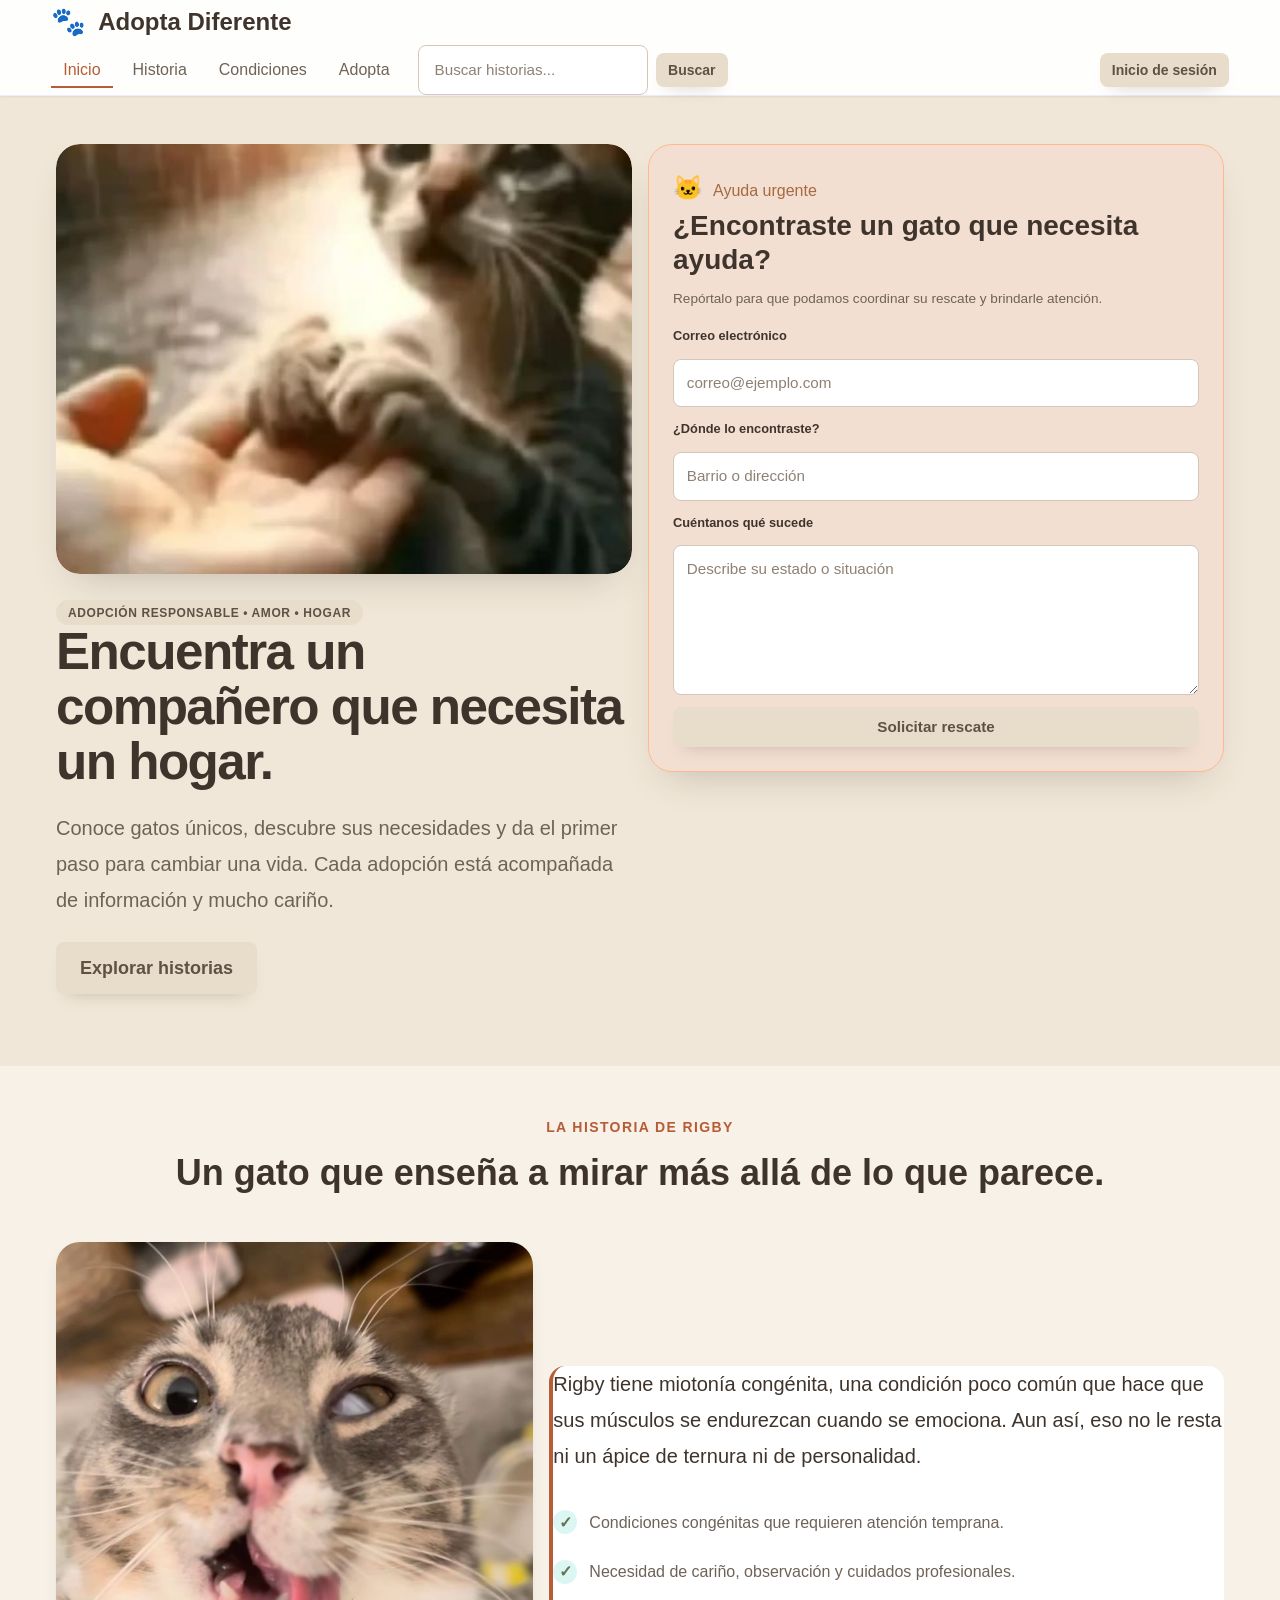
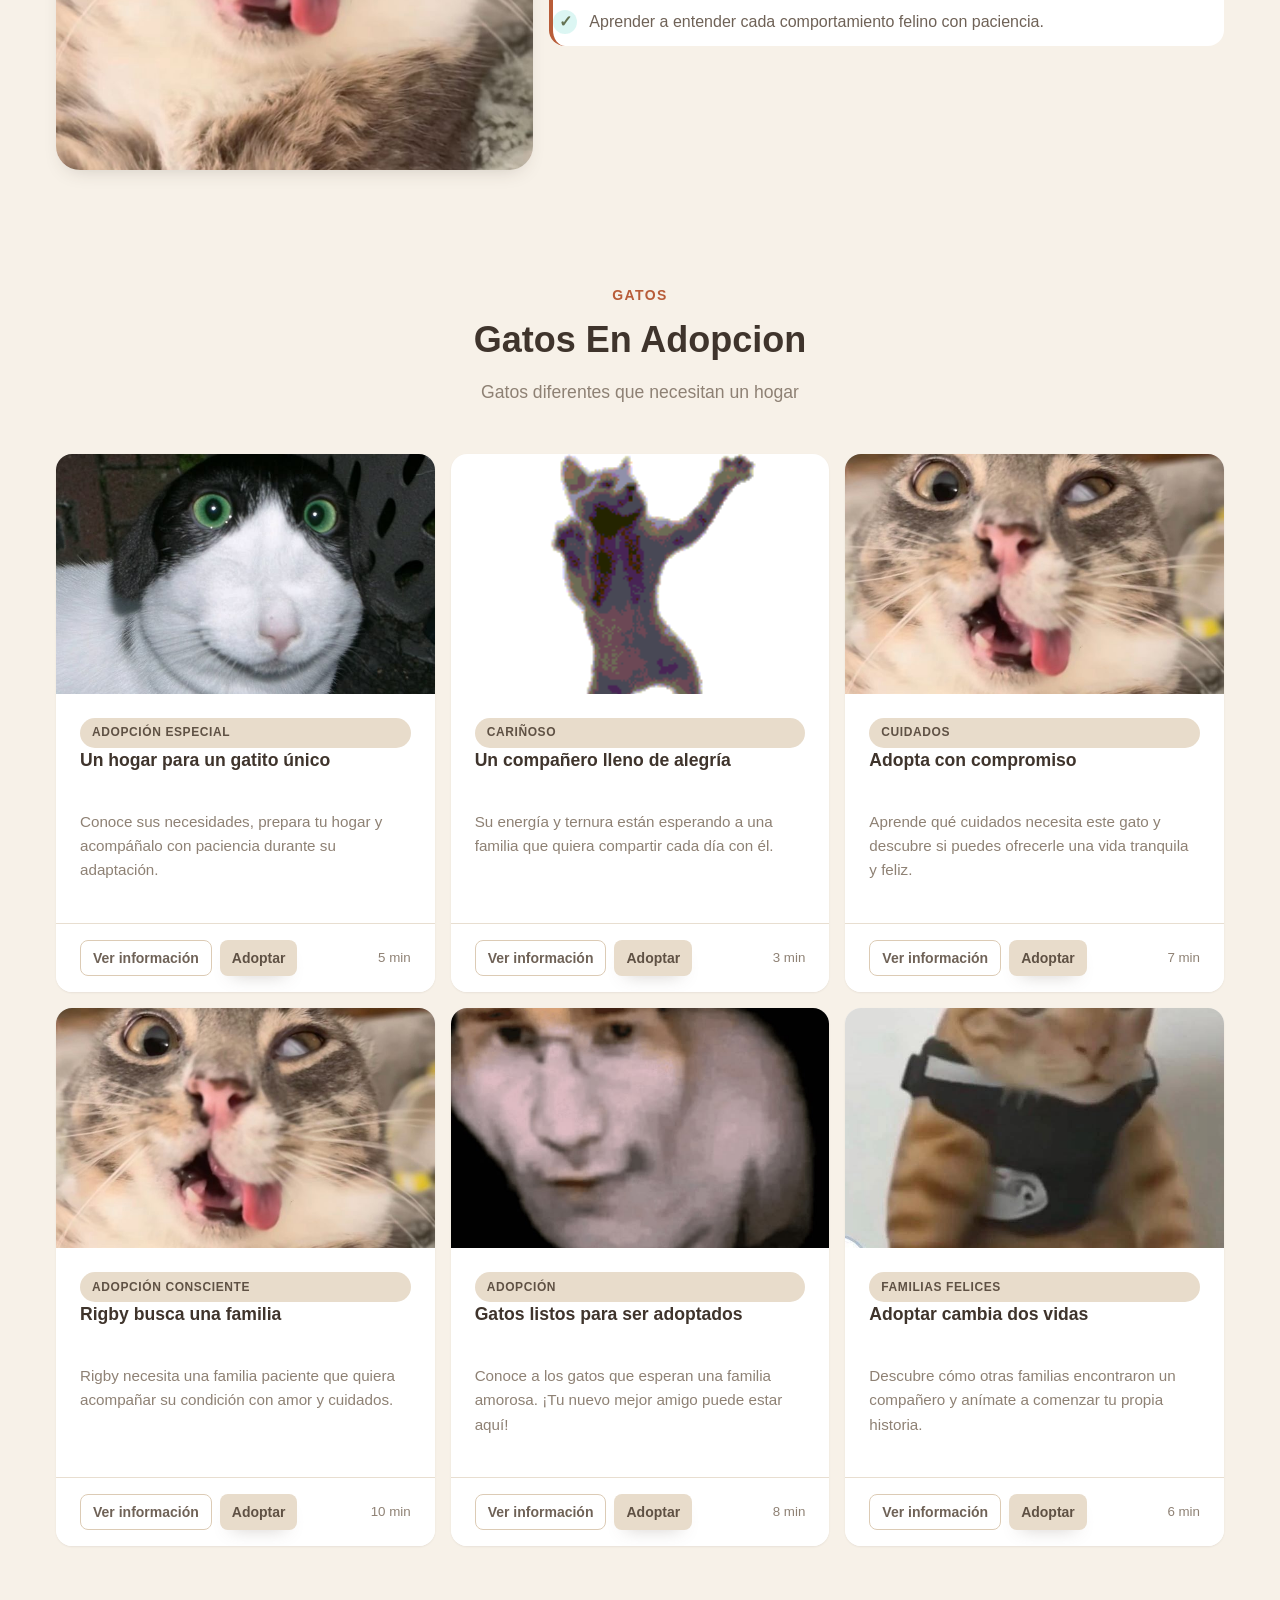
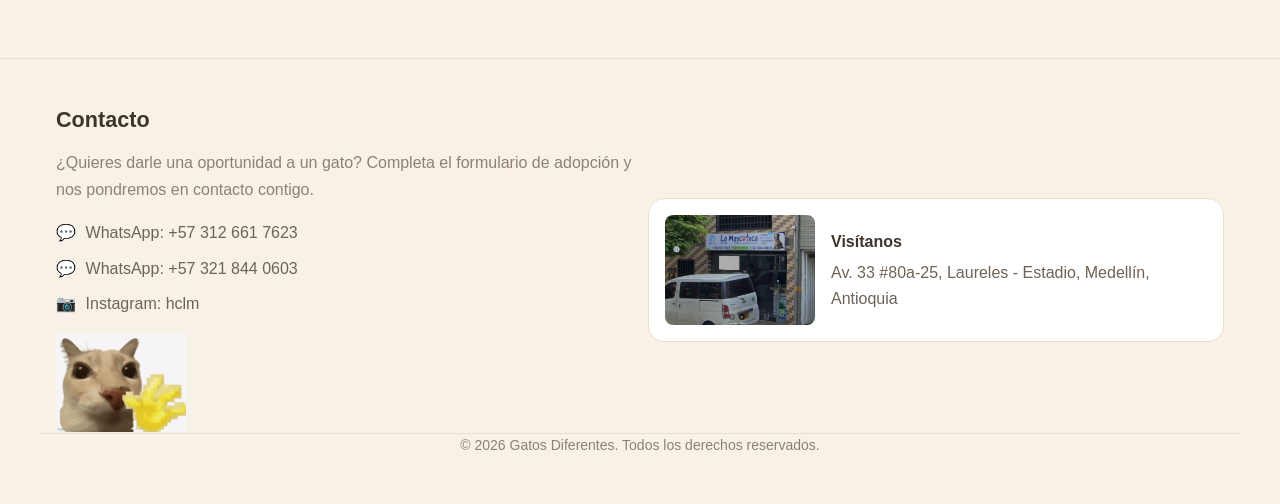
<file: index.html>
<!DOCTYPE html>
<html lang="es">
  <head>
    <meta charset="UTF-8" />
    <meta name="viewport" content="width=device-width, initial-scale=1.0" />
    <title>Adopcion De Gatos</title>
    <meta
      name="description"
      content="Blog y galería de gatos con historias, condiciones y curiosidades felinas."
    />
    <link rel="stylesheet" href="estilos.css" />
  </head>
  <body>
    <header class="site-header shadow-sm">
      <nav class="navbar navbar-expand-lg navbar-light py-3">
        <div class="container">
          <a class="navbar-brand fw-bold" href="#inicio">
            <span class="brand-mark">🐾</span>
            Adopta Diferente
          </a>
        
          <div class="collapse navbar-collapse" id="mainNav">
            <ul class="navbar-nav mx-auto mb-2 mb-lg-0 gap-lg-2">
              <li class="nav-item"><a class="nav-link active" href="#inicio">Inicio</a></li>
              <li class="nav-item"><a class="nav-link" href="#historia">Historia</a></li>
              <li class="nav-item"><a class="nav-link" href="#condiciones">Condiciones</a></li>
              <li class="nav-item"><a class="nav-link" href="formulario-pqr.html">Adopta</a></li>
            </ul>
            <form id="search-form" class="header-search" role="search">
              <label class="visually-hidden" for="site-search">Buscar historias</label>
              <input
                id="site-search"
                class="form-control"
                type="search"
                placeholder="Buscar historias..."
                autocomplete="off"
              />
              <button class="btn btn-primary btn-sm" type="submit">Buscar</button>
            </form>
            <div class="auth-actions d-flex gap-2 align-items-center">
              <span id="user-greeting" class="d-none text-dark me-3"></span>
              <button id="btn-login" class="btn btn-primary btn-sm">Inicio de sesión</button>
              <button id="btn-logout" class="btn btn-danger btn-sm d-none">Cerrar sesión</button>
            </div>
          </div>
        </div>
      </nav>
    </header>

    <main id="inicio">
      <section class="hero-section py-5">
        <div class="container">
          <div class="row align-items-center g-4">
            <div class="col-lg-6">
              <div class="hero-visual shadow-lg hero-main-image">
                <img
                  src="imagenes/gato-pidienddo ayuda.jpg"
                  alt="Gato con un aspecto curioso y expresivo"
                  class="img-fluid rounded-4"
                />
              </div>
              <span class="badge rounded-pill hero-badge mb-3">Adopción responsable • Amor • Hogar</span>
              <h1 class="display-4 fw-bold mb-3">Encuentra un compañero que necesita un hogar.</h1>
              <p class="lead text-secondary mb-4">
                Conoce gatos únicos, descubre sus necesidades y da el primer paso para cambiar una vida.
                Cada adopción está acompañada de información y mucho cariño.
              </p>
              <div class="d-flex flex-wrap gap-3 mb-4">
                <a href="#historia" class="btn btn-primary btn-lg px-4">Explorar historias</a>
              </div>
            </div>

            <div class="col-lg-6">
              <div class="rescue-card rescue-card-compact shadow-lg hero-rescue-card">
                <span class="rescue-icon" aria-hidden="true">🐱</span>
                <p class="eyebrow">Ayuda urgente</p>
                <h2>¿Encontraste un gato que necesita ayuda?</h2>
                <p>Repórtalo para que podamos coordinar su rescate y brindarle atención.</p>
                <form id="rescue-form" class="rescue-form">
                  <label for="rescue-email">Correo electrónico</label>
                  <input id="rescue-email" class="form-control" type="email" placeholder="correo@ejemplo.com" required />
                  <label for="rescue-location">¿Dónde lo encontraste?</label>
                  <input id="rescue-location" class="form-control" type="text" placeholder="Barrio o dirección" required />
                  <label for="rescue-description">Cuéntanos qué sucede</label>
                  <textarea id="rescue-description" class="form-control" rows="3" placeholder="Describe su estado o situación" required></textarea>
                  <button class="btn btn-primary w-100" type="submit">Solicitar rescate</button>
                  <p id="rescue-message" class="rescue-message d-none" role="status"></p>
                </form>
              </div>
            </div>
          </div>
        </div>
      </section>
      <section class="py-5" id="historia">
        <div class="container">
          <div class="section-heading text-center mb-5">
            <p class="eyebrow">La historia de Rigby</p>
            <h2>Un gato que enseña a mirar más allá de lo que parece.</h2>
          </div>
          <div class="row align-items-center g-4">
            <div class="col-lg-5">
              <img
                src="imagenes/fae226a48a754383ecbd5ceb5ee5f416.jpg"
                alt="Gato con ojos verdes"
                class="img-fluid rounded-4 shadow"
              />
            </div>
            <div class="col-lg-7">
              <div class="story-card p-4 p-lg-5">
                <p class="lead">
                  Rigby tiene miotonía congénita, una condición poco común que hace que sus músculos se
                  endurezcan cuando se emociona. Aun así, eso no le resta ni un ápice de ternura ni de
                  personalidad.
                </p>
                <ul class="feature-list list-unstyled mt-4">
                  <li><span>✓</span> Condiciones congénitas que requieren atención temprana.</li>
                  <li><span>✓</span> Necesidad de cariño, observación y cuidados profesionales.</li>
                  <li><span>✓</span> Aprender a entender cada comportamiento felino con paciencia.</li>
                </ul>
              </div>
            </div>
          </div>
        </div>
      </section>
      <section class="album-section py-5 bg-light" id="condiciones">
        <div class="container">
          <div class="section-heading text-center mb-5">
            <p class="eyebrow">gatos</p>
            <h2>Gatos En Adopcion</h2>
            <p class="lead text-muted">Gatos diferentes que necesitan un hogar</p>
          </div>

          <div id="gallery-grid" class="row row-cols-1 row-cols-sm-2 row-cols-lg-3 g-4">
            <div class="col">
              <div class="card album-card shadow-sm h-100">
                <img src="imagenes/46b630e0a4cf1fec3c9d96207725d653.jpg" alt="Gato expresivo" class="card-img-top" />
                <div class="card-body">
                  <span class="badge bg-primary mb-2">Adopción especial</span>
                  <h5 class="card-title">Un hogar para un gatito único</h5>
                  <p class="card-text text-muted">
                    Conoce sus necesidades, prepara tu hogar y acompáñalo con paciencia durante su adaptación.
                  </p>
                </div>
                <div class="card-footer bg-white border-top-0">
                  <div class="d-flex justify-content-between align-items-center">
                    <div class="btn-group" role="group">
                      <button type="button" class="btn btn-sm btn-outline-secondary info-button" data-age="2 años" data-vaccines="Triple felina y rabia al día" data-rescue="Fue rescatado de la calle con una lesión en una pata y recibió atención veterinaria.">Conocer</button>
                      <button type="button" class="btn btn-sm btn-primary adopt-button" data-pet="Gatito único">Adoptar</button>
                    </div>
                    <small class="text-muted">5 min</small>
                  </div>
                </div>
              </div>
            </div>

            <div class="col">
              <div class="card album-card shadow-sm h-100">
                <img src="imagenes/gato-bailando.gif" alt="Gato bailando" class="card-img-top" />
                <div class="card-body">
                  <span class="badge bg-success mb-2">Cariñoso</span>
                  <h5 class="card-title">Un compañero lleno de alegría</h5>
                  <p class="card-text text-muted">
                    Su energía y ternura están esperando a una familia que quiera compartir cada día con él.
                  </p>
                </div>
                <div class="card-footer bg-white border-top-0">
                  <div class="d-flex justify-content-between align-items-center">
                    <div class="btn-group" role="group">
                      <button type="button" class="btn btn-sm btn-outline-secondary info-button" data-age="1 año" data-vaccines="Triple felina y desparasitación al día" data-rescue="Fue encontrado en un parque, siguiendo a las personas en busca de comida y cariño.">Conocer</button>
                      <button type="button" class="btn btn-sm btn-primary adopt-button" data-pet="Gato alegre">Adoptar</button>
                    </div>
                    <small class="text-muted">3 min</small>
                  </div>
                </div>
              </div>
            </div>

            <div class="col">
              <div class="card album-card shadow-sm h-100">
                <img src="imagenes/fae226a48a754383ecbd5ceb5ee5f416.jpg" alt="Gato con mirada intensa" class="card-img-top" />
                <div class="card-body">
                  <span class="badge bg-warning mb-2">Cuidados</span>
                  <h5 class="card-title">Adopta con compromiso</h5>
                  <p class="card-text text-muted">
                    Aprende qué cuidados necesita este gato y descubre si puedes ofrecerle una vida tranquila y feliz.
                  </p>
                </div>
                <div class="card-footer bg-white border-top-0">
                  <div class="d-flex justify-content-between align-items-center">
                    <div class="btn-group" role="group">
                      <button type="button" class="btn btn-sm btn-outline-secondary info-button" data-age="3 años" data-vaccines="Triple felina aplicada; rabia pendiente de refuerzo" data-rescue="Fue rescatado de una casa abandonada y recuperado con cuidados y alimentación especial.">Conocer</button>
                      <button type="button" class="btn btn-sm btn-primary adopt-button" data-pet="Gato especial">Adoptar</button>
                    </div>
                    <small class="text-muted">7 min</small>
                  </div>
                </div>
              </div>
            </div>

            <div class="col">
              <div class="card album-card shadow-sm h-100">
                <div class="card-img-placeholder bg-secondary" style="height: 240px;">
                  <img src="imagenes/fae226a48a754383ecbd5ceb5ee5f416.jpg" alt="Rigby" class="img-fluid" />
                </div>
                <div class="card-body">
                  <span class="badge bg-info mb-2">Adopción consciente</span>
                  <h5 class="card-title">Rigby busca una familia</h5>
                  <p class="card-text text-muted">
                    Rigby necesita una familia paciente que quiera acompañar su condición con amor y cuidados.
                  </p>
                </div>
                <div class="card-footer bg-white border-top-0">
                  <div class="d-flex justify-content-between align-items-center">
                    <div class="btn-group" role="group">
                      <button type="button" class="btn btn-sm btn-outline-secondary info-button" data-age="4 años" data-vaccines="Triple felina y rabia al día" data-rescue="Rigby fue rescatado después de ser encontrado solo en la calle; ahora necesita una familia paciente.">Conocer</button>
                      <button type="button" class="btn btn-sm btn-primary adopt-button" data-pet="Rigby">Adoptar</button>
                    </div>
                    <small class="text-muted">10 min</small>
                  </div>
                </div>
              </div>
            </div>

            <div class="col">
              <div class="card album-card shadow-sm h-100">
                <div class="card-img-placeholder bg-primary cursor-card" style="height: 240px;">
                  <img src="imagenes/Cat.jpg" alt="Gato en adopción" class="img-fluid" />
                </div>
                <div class="card-body">
                  <span class="badge bg-danger mb-2">Adopción</span>
                  <h5 class="card-title">Gatos listos para ser adoptados</h5>
                  <p class="card-text text-muted">
                    Conoce a los gatos que esperan una familia amorosa. ¡Tu nuevo mejor amigo puede estar aquí!
                  </p>
                </div>
                <div class="card-footer bg-white border-top-0">
                  <div class="d-flex justify-content-between align-items-center">
                    <div class="btn-group" role="group">
                      <button type="button" class="btn btn-sm btn-outline-secondary info-button" data-age="8 meses" data-vaccines="Primera dosis de triple felina y desparasitación" data-rescue="tiene miopia.">Conocer</button>
                      <button type="button" class="btn btn-sm btn-primary adopt-button" data-pet="Gato en adopción">Adoptar</button>
                    </div>
                    <small class="text-muted">8 min</small>
                  </div>
                </div>
              </div>
            </div>

            <div class="col">
              <div class="card album-card shadow-sm h-100">
                <div class="card-img-placeholder bg-success cursor-card" style="height: 240px;">
                  <img src="imagenes/descarga (5).jpg" alt="Gato feliz" class="img-fluid" />
                </div>
                <div class="card-body">
                  <span class="badge bg-secondary mb-2">Familias felices</span>
                  <h5 class="card-title">Adoptar cambia dos vidas</h5>
                  <p class="card-text text-muted">
                    Descubre cómo otras familias encontraron un compañero y anímate a comenzar tu propia historia.
                  </p>
                </div>
                <div class="card-footer bg-white border-top-0">
                  <div class="d-flex justify-content-between align-items-center">
                    <div class="btn-group" role="group">
                      <button type="button" class="btn btn-sm btn-outline-secondary info-button" data-age="2 años y 6 meses" data-vaccines="Triple felina, rabia y desparasitación al día" data-rescue="tiene una joroba bofff .">Conocer</button>
                      <button type="button" class="btn btn-sm btn-primary adopt-button" data-pet="Gato feliz">Adoptar</button>
                    </div>
                    <small class="text-muted">6 min</small>
                  </div>
                </div>
              </div>
            </div>
          </div>
          <p id="search-empty" class="search-empty d-none text-center" role="status">
            No encontramos gatos o historias para esa búsqueda.
          </p>
        </div>
      </section>

    <div class="auth-modal" id="auth-modal" aria-hidden="true">
      <div class="auth-backdrop" id="modal-backdrop"></div>
      <div class="auth-panel" role="dialog" aria-modal="true" aria-labelledby="auth-title">
       <div class="auth-header">
         <h2 id="auth-title">Inicio de sesión</h2>
         <button type="button" class="auth-close" id="modal-close" aria-label="Cerrar">×</button>
       </div>

       <div id="auth-message" class="alert d-none" role="alert" aria-live="polite"></div>

       <form id="login-form" class="auth-form">
         <div class="mb-3">
           <label class="form-label" for="login-email">Correo electrónico</label>
           <input id="login-email" class="form-control" type="email" placeholder="tu@email.com" required />
         </div>
         <div class="mb-3">
           <label class="form-label" for="login-password">Contraseña</label>
           <input id="login-password" class="form-control" type="password" placeholder="********" required />
         </div>
         <button type="submit" class="btn btn-primary w-100">Iniciar sesión</button>
         <p class="text-center mb-0 mt-3">
           ¿No tienes cuenta?
           <a href="#" id="show-register" class="text-decoration-none">Regístrate</a>
         </p>
       </form>

       <form id="register-form" class="auth-form d-none">
         <div class="mb-3">
           <label class="form-label" for="register-name">Nombre</label>
           <input id="register-name" class="form-control" type="text" placeholder="Tu nombre" required />
         </div>
         <div class="mb-3">
           <label class="form-label" for="register-email">Correo electrónico</label>
           <input id="register-email" class="form-control" type="email" placeholder="tu@email.com" required />
         </div>
         <div class="mb-3">
           <label class="form-label" for="register-password">Contraseña</label>
           <input id="register-password" class="form-control" type="password" placeholder="Crea una contraseña" required />
         </div>
         <button type="submit" class="btn btn-primary w-100">Crear cuenta</button>
         <p class="text-center mb-0 mt-3">
           ¿Ya tienes cuenta?
           <a href="#" id="show-login" class="text-decoration-none">Inicia sesión</a>
         </p>
       </form>
      </div>
    </div>

    <footer id="contacto" class="site-footer">
      <div class="container py-5">
        <div class="row g-4 align-items-center">
          <div class="col-lg-6">
            <h3 class="mb-3">Contacto</h3>
            <p>
              ¿Quieres darle una oportunidad a un gato? Completa el formulario de adopción y nos pondremos en contacto contigo.
            </p>
            <div class="footer-contact-list">
              <a href="https://wa.me/573126617623" target="_blank" rel="noopener noreferrer">
                <span aria-hidden="true">💬</span>
                WhatsApp: +57 312 661 7623
              </a>
              <a href="https://wa.me/573218440603" target="_blank" rel="noopener noreferrer">
                <span aria-hidden="true">💬</span>
                WhatsApp: +57 321 844 0603
              </a>
              <a href="https://www.instagram.com/gmascotecacol/" target="_blank" rel="noopener noreferrer">
                <span aria-hidden="true">📷</span>
                Instagram: hclm
              </a>
            </div>
            <img class="footer-gif" src="imagenes/saludando.gif" alt="Gato saludando" />
          </div>

          <div class="col-lg-6">
            <a
              class="location-card"
              href="https://www.google.com/maps/search/?api=1&query=Av.%2033%20%2380a-25%2C%20Laureles%20-%20Estadio%2C%20Medell%C3%ADn%2C%20Antioquia"
              target="_blank"
              rel="noopener noreferrer"
            >
              <img src="imagenes/ubicasion.png" alt="Ubicación de La Mascot*teca en Medellín" />
              <span>
                <strong>Visítanos</strong>
                Av. 33 #80a-25, Laureles - Estadio, Medellín, Antioquia
              </span>
            </a>
          </div>
        </div>
      </div>
      <div class="container footer-bottom">
        <div class="row">
          <div class="col-12 text-center">
            © 2026 Gatos Diferentes. Todos los derechos reservados.
          </div>
        </div>
      </div>
    </footer>


    <script src="inicio.js"></script>
  </body>
</html>
</file>
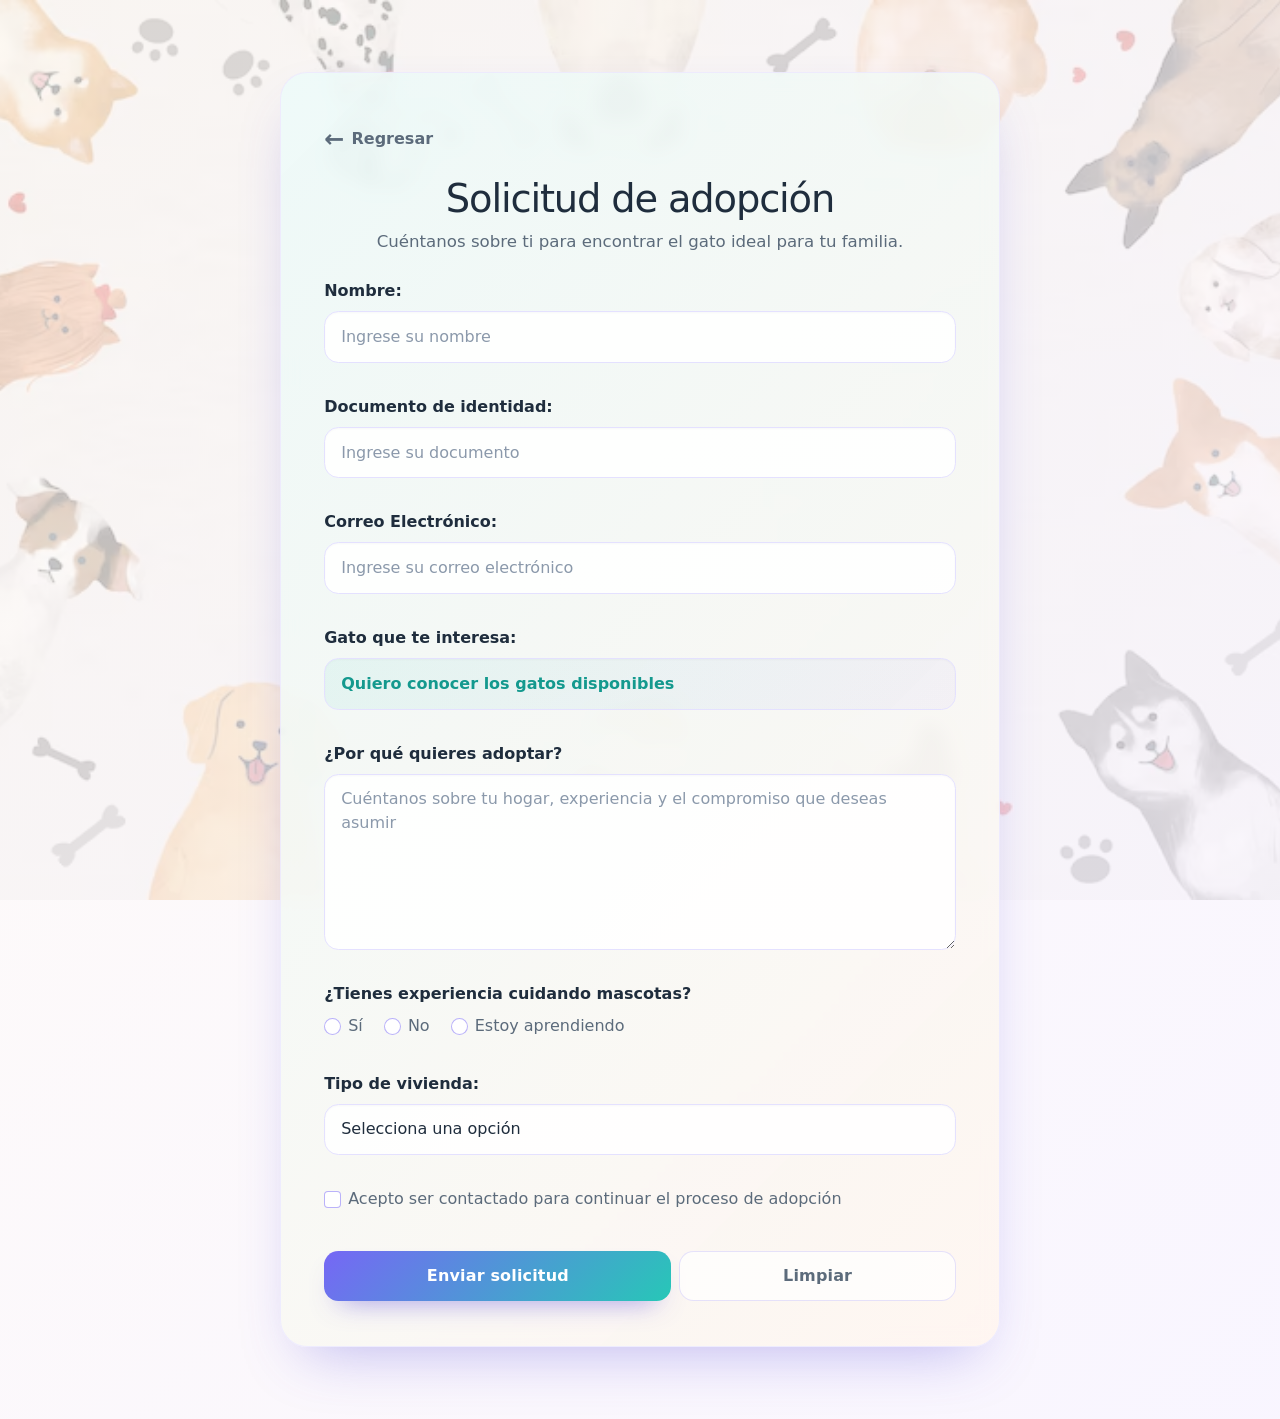
<file: formulario-pqr.html>
<!DOCTYPE html>
<html lang="es">
  <head>
    <meta charset="UTF-8" />
    <meta name="viewport" content="width=device-width, initial-scale=1.0" />
    <title>Solicitud de adopción | Adopta Diferente</title>
    <!-- Bootstrap CSS -->
    <link
      href="https://cdn.jsdelivr.net/npm/bootstrap@5.3.3/dist/css/bootstrap.min.css"
      rel="stylesheet"
    />
    <link rel="stylesheet" href="formulario-pqr.css" />
    <link rel="stylesheet" href="formulario-pqr.css" />
  </head>
  <body>
    <div class="container">
      <div class="adoption-layout">
        <div class="card pqr-card shadow-sm">
        <div class="card-body p-4">
          <button
            type="button"
            class="back-button"
            id="back-button"
            aria-label="Regresar a la página anterior"
            title="Regresar"
          >
            <span aria-hidden="true">←</span>
            <span>Regresar</span>
          </button>
          <h2 class="card-title text-center mb-2">Solicitud de adopción</h2>
          <p class="text-center text-muted mb-4">
            Cuéntanos sobre ti para encontrar el gato ideal para tu familia.
          </p>

          <form id="adoption-form">
            <div class="mb-3">
              <label for="nombre" class="form-label">Nombre:</label>
              <input
                type="text"
                class="form-control"
                id="nombre"
                placeholder="Ingrese su nombre"
                required
              />
            </div>

            <div class="mb-3">
              <label for="documento" class="form-label">Documento de identidad:</label>
              <input
                type="text"
                class="form-control"
                id="documento"
                placeholder="Ingrese su documento"
                required
              />
            </div>

            <div class="mb-3">
              <label for="email" class="form-label">Correo Electrónico:</label>
              <input
                type="email"
                class="form-control"
                id="email"
                placeholder="Ingrese su correo electrónico"
                required
              />
            </div>

            <div class="mb-3">
              <label for="mascota" class="form-label">Gato que te interesa:</label>
              <input type="text" class="form-control" id="mascota" name="mascota" readonly />
            </div>

            <div class="mb-3">
              <label for="mensaje" class="form-label">¿Por qué quieres adoptar?</label>
              <textarea
                class="form-control"
                id="mensaje"
                rows="4"
                placeholder="Cuéntanos sobre tu hogar, experiencia y el compromiso que deseas asumir"
                required
              ></textarea>
            </div>

            <div class="mb-3">
              <label class="form-label d-block">¿Tienes experiencia cuidando mascotas?</label>
              <div class="form-check form-check-inline">
                <input
                  class="form-check-input"
                  type="radio"
                  name="experiencia"
                  id="hombre"
                  value="si"
                  required
                />
                <label class="form-check-label" for="hombre">Sí</label>
              </div>
              <div class="form-check form-check-inline">
                <input
                  class="form-check-input"
                  type="radio"
                  name="experiencia"
                  id="mujer"
                  value="no"
                />
                <label class="form-check-label" for="mujer">No</label>
              </div>
              <div class="form-check form-check-inline">
                <input
                  class="form-check-input"
                  type="radio"
                  name="experiencia"
                  id="otro"
                  value="aprendiendo"
                />
                <label class="form-check-label" for="otro">Estoy aprendiendo</label>
              </div>
            </div>

            <div class="mb-3">
              <label for="tipo_pqr" class="form-label">Tipo de vivienda:</label>
              <select class="form-select" id="tipo_pqr" required>
                <option value="">Selecciona una opción</option>
                <option value="casa">Casa</option>
                <option value="apartamento">Apartamento</option>
                <option value="finca">Finca</option>
              </select>
            </div>

            <div class="mb-4 form-check">
              <input
                class="form-check-input"
                type="checkbox"
                id="suscribirse"
                value="si"
                required
              />
              <label class="form-check-label" for="suscribirse">
                Acepto ser contactado para continuar el proceso de adopción
              </label>
            </div>

            <div class="d-flex gap-2">
              <button type="submit" class="btn btn-primary flex-fill">Enviar solicitud</button>
              <button type="reset" class="btn btn-outline-secondary flex-fill">
                Limpiar
              </button>
            </div>
          </form>
        </div>
      </div>

      </div>
    </div>
    <script>
      const adoptionForm = document.getElementById('adoption-form');
      const backButton = document.getElementById('back-button');
      const petField = document.getElementById('mascota');
      const selectedPet = new URLSearchParams(window.location.search).get('mascota');

      petField.value = selectedPet || 'Quiero conocer los gatos disponibles';

      backButton.addEventListener('click', () => {
        if (window.history.length > 1) {
          window.history.back();
          return;
        }
        window.location.href = 'index.html';
      });

      adoptionForm.addEventListener('submit', (event) => {
        event.preventDefault();
        if (!adoptionForm.checkValidity()) {
          adoptionForm.reportValidity();
          return;
        }
        const button = adoptionForm.querySelector('button[type="submit"]');
        button.textContent = '¡Solicitud enviada!';
        button.disabled = true;
        window.setTimeout(() => {
          window.location.href = 'index.html#condiciones';
        }, 1600);
      });
    </script>
  </body>
</html>
</file>
<file: estilos.css>
body {
  cursor: url('imagenes/gatoooooooooooooo.png'), auto;
}
a:hover,
button:hover {
  cursor: url('imagenes/gato-taco.png'), pointer;
}
:root {
  --primary: #b85c38;
  --primary-dark: #91452b;
  --primary-light: #d49a4a;
  --secondary: #78866b;
  --secondary-light: #c9b58a;
  --success: #657353;
  --warning: #a66a3f;
  --danger: #b94a48;
  --info: #6d7d8c;
  --dark: #3f342c;
  --light: #f7f1e8;
  --gray-100: #faf7f1;
  --gray-200: #e8ded0;
  --gray-300: #d5c7b5;
  --gray-400: #b7a691;
  --gray-500: #8e8174;
  --gray-600: #6f6257;
  --white: #ffffff;
  --soft-accent: #e8dccb;
  --soft-accent-hover: #dccbb5;
  --soft-accent-text: #5f5144;
  --shadow-sm: 0 1px 2px 0 rgba(63, 52, 44, 0.08);
  --shadow-md: 0 8px 20px -10px rgba(63, 52, 44, 0.25);
  --shadow-lg: 0 18px 40px -20px rgba(63, 52, 44, 0.3);
  --shadow-xl: 0 24px 50px -20px rgba(63, 52, 44, 0.35);
  --radius-sm: 0.375rem;
  --radius-md: 0.5rem;
  --radius-lg: 1rem;
  --radius-xl: 1.5rem;
}
* {
  margin: 0;
  padding: 0;
  box-sizing: border-box;
}

html {
  scroll-behavior: smooth;
}

body {
  font-family: -apple-system, BlinkMacSystemFont, "Segoe UI", Roboto, "Helvetica Neue", Arial, sans-serif;
  font-size: 1rem;
  line-height: 1.6;
  color: var(--dark);
  background: #f7f1e8;
}

button, input, textarea {
  font: inherit;
}

h1, h2, h3, h4, h5, h6 {
  font-weight: 700;
  line-height: 1.2;
  color: var(--dark);
}

h1 { font-size: 3rem; }
h2 { font-size: 2.25rem; }
h3 { font-size: 1.875rem; }
h4 { font-size: 1.5rem; }
h5 { font-size: 1.25rem; }
h6 { font-size: 1rem; }

p {
  color: var(--gray-600);
  margin-bottom: 1rem;
}

a {
  color: var(--primary);
  text-decoration: none;
  transition: color 0.3s ease;
}

a:hover {
  color: var(--primary-dark);
}

img {
  max-width: 100%;
  height: auto;
  display: block;
}

/* =============================================
   HEADER Y NAVEGACIÓN
   ============================================= */
.site-header {
  background-color: rgba(255, 255, 255, 0.88);
  backdrop-filter: blur(10px);
  border-bottom: 1px solid rgba(118, 103, 245, 0.12);
  position: sticky;
  top: 0;
  z-index: 1000;
  box-shadow: 0 1px 3px rgba(118, 103, 245, 0.1);
}

.navbar {
  display: flex;
  align-items: center;
  justify-content: space-between;
  width: 100%;
}

.site-header .navbar > .container {
  width: 100%;
  max-width: none;
  padding-left: clamp(1rem, 4vw, 4rem);
  padding-right: clamp(1rem, 4vw, 4rem);
}

.navbar-brand {
  font-size: 1.5rem;
  color: var(--dark) !important;
  display: flex;
  align-items: center;
  gap: 0.75rem;
}

.brand-mark {
  font-size: 1.75rem;
  display: inline-block;
}

.navbar-nav {
  display: flex;
  align-items: center;
  list-style: none;
  gap: 0.5rem;
  margin: 0;
  padding: 0;
}

.navbar-nav .nav-item {
  list-style: none;
}

.nav-link {
  color: var(--gray-600) !important;
  font-weight: 500;
  transition: color 0.3s ease;
  position: relative;
  padding: 0.5rem 0.75rem;
}

.nav-link:hover,
.nav-link.active {
  color: var(--primary) !important;
}

.nav-link::after {
  content: "";
  position: absolute;
  bottom: -2px;
  left: 0;
  width: 0;
  height: 2px;
  background-color: var(--primary);
  transition: width 0.3s ease;
}

.nav-link:hover::after,
.nav-link.active::after {
  width: 100%;
}

.shadow-sm {
  box-shadow: var(--shadow-sm);
}

.navbar-toggler {
  border: 1px solid var(--gray-300);
  border-radius: var(--radius-md);
  background-color: var(--white);
  width: 2.75rem;
  height: 2.75rem;
  display: inline-flex;
  align-items: center;
  justify-content: center;
  cursor: pointer;
}

.navbar-toggler-icon {
  display: inline-block;
  width: 1.2rem;
  height: 2px;
  background-color: var(--dark);
  position: relative;
  border-radius: 2px;
}

.navbar-toggler-icon::before,
.navbar-toggler-icon::after {
  content: "";
  position: absolute;
  left: 0;
  width: 1.2rem;
  height: 2px;
  background-color: var(--dark);
  border-radius: 2px;
}

.navbar-toggler-icon::before { top: -0.4rem; }
.navbar-toggler-icon::after { top: 0.4rem; }

.navbar-collapse {
  flex-grow: 1;
  display: flex;
  align-items: center;
  gap: 1rem;
  min-width: 0;
}

.header-search {
  display: flex;
  align-items: center;
  gap: 0.5rem;
  width: min(100%, 310px);
}

.header-search .form-control {
  min-width: 0;
  flex: 1;
}

.auth-actions {
  margin-left: auto;
  white-space: nowrap;
}

.visually-hidden {
  position: absolute;
  width: 1px;
  height: 1px;
  padding: 0;
  margin: -1px;
  overflow: hidden;
  clip: rect(0, 0, 0, 0);
  white-space: nowrap;
  border: 0;
}

.search-empty {
  margin-top: 1.5rem;
  color: var(--gray-600);
}

.btn {
  font-weight: 600;
  border-radius: var(--radius-md);
  transition: all 0.3s ease;
  border: none;
  cursor: pointer;
  padding: 0.5rem 1rem;
  font-size: 0.95rem;
}

.btn-primary {
  background: var(--soft-accent);
  color: var(--soft-accent-text);
  box-shadow: 0 10px 18px -12px rgba(95, 81, 68, 0.35);
}

.btn-primary:hover {
  background: var(--soft-accent-hover);
  color: var(--soft-accent-text);
  transform: translateY(-2px);
  box-shadow: var(--shadow-md);
}

.btn-outline-primary {
  color: var(--primary);
  border: 2px solid var(--primary);
  background-color: transparent;
}

.btn-outline-primary:hover {
  background: var(--primary);
  color: var(--white);
}

.btn-light {
  background-color: var(--white);
  color: var(--primary);
  border: none;
}

.btn-light:hover {
  background-color: var(--gray-100);
  color: var(--primary-dark);
}

.btn-danger {
  background-color: var(--soft-accent);
  color: var(--soft-accent-text);
}

.btn-danger:hover {
  background-color: var(--soft-accent-hover);
  color: var(--soft-accent-text);
}

.btn-sm {
  padding: 0.375rem 0.75rem;
  font-size: 0.875rem;
}

.btn-lg {
  padding: 0.75rem 1.5rem;
  font-size: 1.125rem;
}

.btn-group {
  display: flex;
  gap: 0.5rem;
}

.btn-group .btn {
  flex: 1;
}


.hero-section {
  padding: 4rem 0;
  background: #f0e7d8;
  min-height: 600px;
  display: flex;
  align-items: center;
}

.hero-section .row {
  align-items: flex-start;
}

.hero-badge {
  background: var(--soft-accent);
  color: var(--soft-accent-text);
  font-size: 0.875rem;
  font-weight: 600;
  padding: 0.5rem 1rem;
  box-shadow: 0 10px 20px -15px rgba(15, 118, 110, 0.8);
}

.hero-section h1 {
  color: var(--dark);
  line-height: 1.08;
  margin-bottom: 1.25rem;
  letter-spacing: -0.03em;
  max-width: 620px;
  font-size: clamp(2.5rem, 4vw, 4.2rem);
}

.hero-section .lead {
  font-size: 1.25rem;
  line-height: 1.8;
  max-width: 600px;
}

.hero-section .d-flex.flex-wrap {
  gap: 0.9rem;
  margin-bottom: 1.5rem;
}

.hero-section .btn {
  min-width: 180px;
  display: inline-flex;
  align-items: center;
  justify-content: center;
}

.hero-visual {
  border-radius: var(--radius-xl);
  overflow: hidden;
  box-shadow: var(--shadow-xl);
  transition: transform 0.3s ease;
}

.hero-visual:hover {
  transform: scale(1.02);
}

.hero-main-image {
  margin-bottom: 1.5rem;
}

.hero-main-image img {
  width: 100%;
  height: 430px;
  object-fit: cover;
}

.hero-rescue-wrap {
  display: flex;
  flex-direction: column;
  align-items: stretch;
  gap: 1.5rem;
}

.rescue-card {
  padding: 2rem;
  border: 1px solid var(--gray-200);
  border-radius: var(--radius-xl);
  background: #fffaf2;
}

.rescue-card-compact {
  position: static;
  width: 100%;
  padding: 1.5rem;
  align-self: stretch;
  border: 0;
  background: #f3dfd2;
  border: 1px solid #ffb98f;
  color: var(--dark);
}

.hero-rescue-wrap .hero-visual {
  min-width: 0;
}

.hero-rescue-wrap .hero-visual img {
  width: 100%;
  height: 430px;
  object-fit: cover;
}

.rescue-card-compact p,
.rescue-card-compact h2,
.rescue-card-compact .rescue-form label {
  color: var(--dark);
}

.rescue-card-compact .rescue-icon {
  display: inline;
  font-size: 1.5rem;
  margin-right: 0.35rem;
}

.rescue-card-compact .eyebrow {
  display: inline-block;
  margin-bottom: 0.35rem;
}

.rescue-card-compact h2 {
  font-size: 1.2rem;
  margin-bottom: 0.35rem;
}

.rescue-card-compact > p:not(.eyebrow) {
  font-size: 0.85rem;
  margin-bottom: 0.5rem;
}

.rescue-card-compact .eyebrow {
  color: var(--warning);
}

.rescue-card-compact .rescue-form {
  grid-template-columns: 1fr;
  gap: 0.75rem;
  margin-top: 1rem;
}

.rescue-card-compact .rescue-form label {
  font-size: 0.8rem;
}

.rescue-card-compact .rescue-form .form-control {
  padding: 0.7rem 0.8rem;
  font-size: 0.95rem;
}

.rescue-card-compact .rescue-form textarea {
  grid-column: auto;
  min-height: 150px;
}

.rescue-card-compact .rescue-form button,
.rescue-card-compact .rescue-message {
  grid-column: auto;
}

.rescue-icon {
  display: block;
  font-size: 2.5rem;
  margin-bottom: 0.75rem;
}

.rescue-card h2 {
  font-size: 1.75rem;
  margin-bottom: 0.75rem;
}

.rescue-card p {
  color: var(--gray-600);
}

.rescue-form {
  display: grid;
  gap: 0.75rem;
  margin-top: 1.25rem;
}

.rescue-form label {
  font-weight: 600;
  color: var(--dark);
}

.rescue-message {
  margin: 0;
  padding: 0.75rem;
  border-radius: var(--radius-md);
  color: #166534 !important;
  background: #dcfce7;
  font-size: 0.9rem;
}

@media (max-width: 768px) {
  .hero-main-image img {
    height: 340px;
  }

  .hero-section {
    padding-top: 3rem;
    padding-bottom: 3rem;
  }

  .hero-section .d-flex.flex-wrap {
    flex-direction: column;
    align-items: stretch;
  }

  .hero-section .btn {
    width: 100%;
    min-width: 0;
  }
}

.stats-inline {
  margin-top: 3rem;
}

.stats-inline > div {
  display: flex;
  flex-direction: column;
  gap: 0.25rem;
}

.stats-inline strong {
  font-size: 1.75rem;
  color: var(--primary);
}

.stats-inline span {
  font-size: 0.875rem;
  color: var(--gray-500);
  font-weight: 500;
}
.mini-stat {
  padding: 2rem 1rem;
  text-align: center;
  border-radius: var(--radius-lg);
  background-color: var(--white);
  transition: all 0.3s ease;
}

.mini-stat:hover {
  background-color: var(--light);
  transform: translateY(-4px);
  box-shadow: var(--shadow-md);
}

.mini-stat-icon {
  font-size: 2.5rem;
  display: block;
  margin-bottom: 1rem;
}

.mini-stat strong {
  display: block;
  font-size: 1.75rem;
  color: var(--primary);
  margin-bottom: 0.5rem;
}

.mini-stat span {
  display: block;
  color: var(--gray-500);
  font-size: 0.875rem;
}

section {
  padding: 3rem 0;
}

.py-5 {
  padding-top: 3rem;
  padding-bottom: 3rem;
}

.bg-white {
  background-color: var(--white);
}

.bg-soft {
  background-color: var(--light);
}

.bg-light {
  background-color: var(--light);
}

.section-heading {
  margin-bottom: 3rem;
}

.section-heading .eyebrow {
  display: inline-block;
  font-size: 0.875rem;
  font-weight: 700;
  text-transform: uppercase;
  letter-spacing: 0.1em;
  color: var(--primary);
  margin-bottom: 0.75rem;
}

.section-heading h2 {
  margin-bottom: 1rem;
  color: var(--dark);
}

.section-heading .lead {
  color: var(--gray-500);
  font-size: 1.1rem;
}

.story-card {
  background: var(--white);
  border-radius: var(--radius-lg);
  border-left: 4px solid var(--primary);
  transition: all 0.3s ease;
}

.story-card:hover {
  box-shadow: var(--shadow-lg);
}

.story-card .lead {
  font-size: 1.25rem;
  line-height: 1.8;
  color: var(--dark);
  margin-bottom: 1.5rem;
}

.feature-list {
  list-style: none;
}

.feature-list li {
  padding: 0.75rem 0;
  color: var(--gray-600);
  display: flex;
  align-items: center;
  gap: 0.75rem;
}

.feature-list span {
  display: inline-flex;
  align-items: center;
  justify-content: center;
  width: 24px;
  height: 24px;
  background-color: rgba(39, 199, 183, 0.16);
  color: var(--success);
  border-radius: 50%;
  font-weight: bold;
  flex-shrink: 0;
}

.info-card {
  padding: 2rem;
  background-color: var(--white);
  border-radius: var(--radius-lg);
  border: 1px solid var(--gray-200);
  transition: all 0.3s ease;
  text-align: center;
}

.info-card:hover {
  border-color: var(--primary);
  box-shadow: 0 0 0 3px rgba(118, 103, 245, 0.1);
  transform: translateY(-6px);
}

.icon-wrap {
  font-size: 3rem;
  display: block;
  margin-bottom: 1rem;
  animation: float 3s ease-in-out infinite;
}

@keyframes float {
  0%, 100% { transform: translateY(0); }
  50% { transform: translateY(-8px); }
}

.info-card h3 {
  font-size: 1.35rem;
  margin-bottom: 1rem;
  color: var(--dark);
}

.info-card p {
  color: var(--gray-600);
  line-height: 1.7;
}

.album-section {
  padding: 4rem 0;
}

.album-card {
  border: 1px solid var(--gray-200);
  border-radius: var(--radius-lg);
  overflow: hidden;
  transition: all 0.3s ease;
  height: 100%;
  background-color: var(--white);
  border: 0;
  display: flex;
  flex-direction: column;
}

.album-card:hover {
  box-shadow: var(--shadow-lg);
  transform: translateY(-8px);
}

.album-card .cursor-card {
  cursor: pointer;
}

.album-card img {
  width: 100%;
  height: 240px;
  object-fit: cover;
  transition: transform 0.3s ease;
}

.album-card:hover img {
  transform: scale(1.08);
}

.card-img-placeholder {
  width: 100%;
  height: 240px;
  display: flex;
  align-items: center;
  justify-content: center;
  font-weight: bold;
  color: var(--white);
  overflow: hidden;
  background-color: var(--gray-200);
}

.card-img-placeholder img {
  width: 100%;
  height: 100%;
  object-fit: cover;
  display: block;
}

.cursor-card {
  cursor: pointer;
}

.cursor-card img {
  cursor: pointer;
}

.card-img-placeholder h3 {
  font-size: 3.5rem;
  margin: 0;
  color: var(--white);
}

.card-img-placeholder p {
  margin: 0.5rem 0 0 0;
  color: var(--white);
  font-size: 1.25rem;
}

.card-body {
  padding: 1.5rem;
  flex-grow: 1;
  display: flex;
  flex-direction: column;
}

.badge {
  font-size: 0.75rem;
  font-weight: 700;
  padding: 0.35rem 0.75rem;
  border-radius: 99px;
  text-transform: uppercase;
  letter-spacing: 0.05em;
}

.bg-success,
.bg-warning,
.bg-info,
.bg-danger,
.bg-secondary,
.bg-primary {
  background: var(--soft-accent) !important;
  color: var(--soft-accent-text) !important;
}

.card-title {
  font-size: 1.1rem;
  margin-bottom: 0.75rem;
  color: var(--dark);
  line-height: 1.4;
  min-height: 3.1rem;
}

.card-text {
  color: var(--gray-600);
  font-size: 0.95rem;
  line-height: 1.6;
}

.pet-details {
  max-height: 0;
  margin-top: 0;
  padding: 0 1rem;
  border-radius: var(--radius-md);
  background: var(--light);
  border-left: 3px solid var(--primary);
  overflow: hidden;
  opacity: 0;
  transition: max-height 0.3s ease, margin-top 0.3s ease, padding 0.3s ease, opacity 0.2s ease;
}

.album-card.is-expanded .pet-details {
  max-height: 18rem;
  margin-top: 1rem;
  padding: 1rem;
  opacity: 1;
}

.pet-details p {
  margin-bottom: 0.5rem;
  color: var(--gray-600);
  font-size: 0.9rem;
  line-height: 1.5;
}

.pet-details p:last-child {
  margin-bottom: 0;
}

.card-footer {
  padding: 1rem 1.5rem;
  background-color: var(--white);
  border-top: 1px solid var(--gray-200);
  margin-top: auto;
}

.contact-form {
  display: flex;
  flex-direction: column;
  gap: 1rem;
}

.contact-form .btn {
  min-width: 160px;
}

.btn-outline-secondary {
  color: var(--gray-600);
  border: 1px solid var(--soft-accent-hover);
  background-color: transparent;
  transition: all 0.2s ease;
}

.btn-outline-secondary:hover {
  color: var(--soft-accent-text);
  border-color: var(--soft-accent);
  background-color: var(--soft-accent);
}

.adopt-button {
  transition: transform 0.2s ease, box-shadow 0.2s ease;
}

.adopt-button:hover,
.adopt-button:focus-visible {
  transform: translateY(-2px);
  box-shadow: 0 8px 18px rgba(184, 92, 56, 0.25);
}

.album-card .btn {
  white-space: nowrap;
}


.cta-section {
  background: #f3dfd2;
  padding: 4rem 0;
  box-shadow: inset 0 1px 0 rgba(255,255,255,0.2);
}

.cta-box {
  padding: 3rem 2rem;
}

.cta-box .eyebrow {
  color: var(--warning);
  display: inline-block;
  font-size: 0.875rem;
  font-weight: 700;
  text-transform: uppercase;
  letter-spacing: 0.1em;
  margin-bottom: 1rem;
}

.cta-box h2 {
  color: var(--dark);
  font-size: 2.5rem;
  margin-bottom: 1.5rem;
  line-height: 1.2;
}

.text-white-50 {
  color: var(--gray-500);
}

.site-footer {
  background-color: var(--light);
  color: var(--gray-600);
  border-top: 1px solid var(--gray-200);
  padding: 3rem 0;
  margin-top: 3rem;
}

.site-footer h3 {
  color: var(--dark);
  margin-bottom: 1rem;
  font-size: 1.35rem;
}

.site-footer p {
  color: var(--gray-500);
  line-height: 1.7;
}

.footer-contact-list {
  display: grid;
  gap: 0.65rem;
}

.footer-contact-list a {
  color: var(--gray-600);
  display: flex;
  align-items: center;
  gap: 0.6rem;
}

.footer-contact-list a:hover {
  color: var(--primary);
}

.footer-gif {
  width: 130px;
  height: 100px;
  object-fit: contain;
  margin-top: 1rem;
}

.location-card {
  display: flex;
  align-items: center;
  gap: 1rem;
  padding: 1rem;
  border: 1px solid var(--gray-200);
  border-radius: var(--radius-lg);
  background-color: var(--white);
  color: var(--gray-600);
}

.location-card:hover {
  color: var(--dark);
  border-color: var(--primary-light);
}

.location-card img {
  width: 150px;
  height: 110px;
  flex: 0 0 150px;
  object-fit: cover;
  border-radius: var(--radius-md);
}

.location-card span {
  display: grid;
  gap: 0.35rem;
}

.location-card strong {
  color: var(--dark);
}

.contact-panel {
  background-color: var(--white);
  padding: 2rem;
  border-radius: var(--radius-lg);
  border: 1px solid var(--gray-200);
}

.form-control {
  padding: 0.75rem 1rem;
  border: 1px solid var(--gray-300);
  border-radius: var(--radius-md);
  background-color: var(--white);
  color: var(--dark);
  font-size: 0.95rem;
  transition: all 0.3s ease;
}

.form-control::placeholder {
  color: var(--gray-500);
  opacity: 1;
}

.form-control:focus {
  outline: none;
  border-color: var(--primary);
  box-shadow: 0 0 0 3px rgba(39, 199, 183, 0.2);
  background-color: var(--white);
}

.form-label {
  font-weight: 600;
  color: var(--dark);
  margin-bottom: 0.5rem;
  display: block;
}

.site-footer .form-label {
  color: var(--dark);
}

.site-footer .form-control {
  background-color: var(--white);
  border-color: var(--gray-300);
  color: var(--dark);
}

.site-footer .form-control:focus {
  background-color: var(--white);
  color: var(--dark);
  border-color: var(--primary);
}

.footer-bottom {
  border-top: 1px solid var(--gray-200);
  padding-top: 1.5rem;
  color: var(--gray-500);
  font-size: 0.875rem;
}

.auth-modal {
  position: fixed;
  top: 0;
  left: 0;
  right: 0;
  bottom: 0;
  display: flex;
  align-items: center;
  justify-content: center;
  z-index: 2000;
  opacity: 0;
  visibility: hidden;
  transition: opacity 0.3s ease, visibility 0.3s ease;
}

.auth-modal.active {
  opacity: 1;
  visibility: visible;
}

.auth-backdrop {
  position: absolute;
  top: 0;
  left: 0;
  right: 0;
  bottom: 0;
  background-color: rgba(0, 0, 0, 0.5);
  backdrop-filter: blur(4px);
}

.auth-panel {
  position: relative;
  z-index: 1;
  background: var(--white);
  border: 1px solid rgba(118, 103, 245, 0.16);
  border-radius: var(--radius-xl);
  box-shadow: var(--shadow-xl);
  width: 100%;
  max-width: 420px;
  padding: 2rem;
}

.auth-header {
  display: flex;
  justify-content: space-between;
  align-items: center;
  margin-bottom: 1.5rem;
}

.auth-header h2 {
  font-size: 1.5rem;
  margin: 0;
  color: var(--dark);
}

.auth-close {
  background: none;
  border: none;
  font-size: 1.75rem;
  cursor: pointer;
  color: var(--gray-500);
  transition: color 0.3s ease;
  padding: 0;
  width: 32px;
  height: 32px;
  display: flex;
  align-items: center;
  justify-content: center;
}

.auth-close:hover {
  color: var(--dark);
}

.auth-form {
  display: flex;
  flex-direction: column;
  gap: 1rem;
}

.auth-form.d-none {
  display: none;
}

.mb-3 {
  margin-bottom: 1rem;
}

.alert {
  padding: 1rem;
  border-radius: var(--radius-md);
  border: 1px solid transparent;
}

.alert-warning {
  background-color: #fef3c7;
  color: #92400e;
  border-color: #fcd34d;
}

.alert-success {
  background-color: #d1fae5;
  color: #065f46;
  border-color: #6ee7b7;
}

.d-none {
  display: none !important;
}

.text-decoration-none {
  text-decoration: none !important;
}

.w-100 {
  width: 100% !important;
}

.container {
  max-width: 1200px;
  margin: 0 auto;
  padding: 0 1rem;
}

.row {
  display: grid;
  grid-template-columns: repeat(12, 1fr);
  gap: 1.5rem;
}

.row-cols-1 > .col,
.row-cols-1 > [class*="col-"] { grid-column: span 12; }

.col-12 { grid-column: span 12; }
.col-6 { grid-column: span 6; }
.col-md-3 { grid-column: span 3; }
.col-md-6 { grid-column: span 6; }
.col-lg-5 { grid-column: span 5; }
.col-lg-6 { grid-column: span 6; }
.col-lg-7 { grid-column: span 7; }
.col-xl-4 { grid-column: span 4; }

.align-items-center {
  align-items: center;
}

.justify-content-between {
  display: flex;
  justify-content: space-between;
}

.justify-content-center {
  display: flex;
  justify-content: center;
}

.text-center { text-align: center; }
.text-end { text-align: right; }
.text-muted { color: var(--gray-500); }
.text-secondary { color: var(--gray-600); }
.text-dark { color: var(--dark); }
.text-white { color: var(--white); }

.mb-3 { margin-bottom: 1rem; }
.mb-4 { margin-bottom: 1.5rem; }
.mb-5 { margin-bottom: 3rem; }
.me-3 { margin-right: 1rem; }
.mt-3 { margin-top: 1rem; }
.mt-4 { margin-top: 1.5rem; }
.pt-3 { padding-top: 1rem; }

.gap-2 { gap: 0.5rem; }
.gap-3 { gap: 0.75rem; }
.gap-4 { gap: 1rem; }
.gap-lg-2 { gap: 0.5rem; }

.g-3 { gap: 0.75rem; }
.g-4 { gap: 1rem; }

.d-flex {
  display: flex;
}

.d-flex.flex-wrap {
  flex-wrap: wrap;
}

.d-flex.flex-column {
  flex-direction: column;
}

.fw-bold { font-weight: 700; }
.fw-semibold { font-weight: 600; }

.h-100 { height: 100%; }

.rounded-4 { border-radius: var(--radius-xl); }
.rounded-pill { border-radius: 99px; }

.shadow { box-shadow: var(--shadow-md); }
.shadow-sm { box-shadow: var(--shadow-sm); }
.shadow-lg { box-shadow: var(--shadow-lg); }

.img-fluid {
  max-width: 100%;
  height: auto;
}

/* =============================================
   RESPONSIVE
   ============================================= */
@media (min-width: 576px) {
  .row-cols-sm-2 > .col,
  .row-cols-sm-2 > [class*="col-"] {
     grid-column: span 6;
  }
}

@media (min-width: 992px) {
  .row-cols-lg-3 > .col,
  .row-cols-lg-3 > [class*="col-"] {
     grid-column: span 4;
  }
}

@media (max-width: 991px) {
  h1 { font-size: 2.25rem; }
  h2 { font-size: 1.75rem; }
  h3 { font-size: 1.5rem; }

  .hero-section {
    padding: 2rem 0;
    min-height: auto;
  }

  .stats-inline {
    margin-top: 2rem;
  }

  .row {
    gap: 1rem;
  }

  .col-md-3 { grid-column: span 6; }
  .col-md-6 { grid-column: span 12; }
  .col-lg-5 { grid-column: span 12; }
  .col-lg-6 { grid-column: span 12; }
  .col-lg-7 { grid-column: span 12; }
  .col-xl-4 { grid-column: span 6; }

  .cta-box h2 {
    font-size: 1.75rem;
  }

  .story-card {
    margin-top: 2rem;
  }

  section {
    padding: 2rem 0;
  }

  .navbar-collapse {
    flex-direction: column;
    align-items: stretch;
    gap: 0.75rem;
    padding-top: 1rem;
    width: 100%;
  }

  .navbar-nav {
    justify-content: center;
    flex-wrap: wrap;
  }

  .header-search {
    width: 100%;
  }

  .auth-actions {
    justify-content: flex-end;
    flex-wrap: wrap;
  }

  .py-5 {
    padding-top: 2rem;
    padding-bottom: 2rem;
  }
}

@media (max-width: 768px) {
  h1 { font-size: 1.875rem; }
  h2 { font-size: 1.5rem; }
  h3 { font-size: 1.25rem; }

  .col-6 { grid-column: span 12; }
  .col-md-3 { grid-column: span 12; }
  .col-md-6 { grid-column: span 12; }
  .col-lg-5 { grid-column: span 12; }
  .col-lg-6 { grid-column: span 12; }
  .col-lg-7 { grid-column: span 12; }
  .col-xl-4 { grid-column: span 12; }

  .row-cols-1 { grid-template-columns: 1fr; }
  .row-cols-sm-2 { grid-template-columns: 1fr 1fr; }
  .row-cols-lg-3 { grid-template-columns: 1fr 1fr; }

  .auth-panel {
    max-width: 90%;
  }

  .d-flex.flex-wrap {
    flex-direction: column;
  }

  .btn-lg {
    width: 100%;
  }

  .contact-panel {
    margin-top: 2rem;
  }

  .location-card {
    align-items: flex-start;
  }

  .icon-wrap {
    font-size: 2.5rem;
  }
}

@media (max-width: 576px) {
  h1 { font-size: 1.5rem; }
  h2 { font-size: 1.35rem; }
  h3 { font-size: 1.1rem; }

  .hero-section .lead {
    font-size: 1.05rem;
  }

  .location-card {
    display: grid;
  }

  .location-card img {
    width: 100%;
    height: 180px;
  }

  .navbar {
    padding: 1rem 0;
  }

  .mini-stat {
    padding: 1.5rem 0.75rem;
  }

  .info-card {
    padding: 1.5rem 1rem;
  }

  .card-body {
    padding: 1rem;
  }

  .story-card {
    padding: 1.5rem !important;
  }

  .cta-box {
    padding: 2rem 1rem;
  }

  .cta-box h2 {
    font-size: 1.35rem;
  }

  .auth-panel {
    max-width: 95%;
  }

  .row {
    gap: 0.75rem;
  }

  .gap-2 { gap: 0.35rem; }
  .gap-3 { gap: 0.5rem; }
  .gap-4 { gap: 0.75rem; }

  .container {
    padding: 0 0.75rem;
  }
}
@keyframes fadeIn {
  from {
    opacity: 0;
    transform: translateY(20px);
  }
  to {
    opacity: 1;
    transform: translateY(0);
  }
}

section {
  animation: fadeIn 0.6s ease-out;
}

@media print {
  .site-header,
  .site-footer,
  .cta-section {
    display: none;
  }
}
</file>
<file: formulario-pqr.css>
:root {
  --bg-soft: #f8f5ff;
  --bg-mint: #ecfffb;
  --lavender: #7667f5;
  --lavender-dark: #5849d9;
  --mint: #27c7b7;
  --mint-dark: #14998e;
  --peach: #ffb98f;
  --rose: #ff8ea1;
  --ink: #1f2d3d;
  --muted: #5c6b7b;
  --line: #e4e1ff;
  --card: rgba(255, 255, 255, 0.88);
}

body {
  background:
    linear-gradient(135deg, rgba(255, 250, 245, 0.72), rgba(247, 243, 255, 0.8)),
    url('imagenes/adopcion.jpg') center/cover no-repeat fixed;
  color: var(--ink);
}

.pqr-card {
  width: min(100%, 720px);
  margin: 32px auto;
  border: 1px solid rgba(118, 103, 245, 0.12);
  border-radius: 1.7rem;
  overflow: hidden;
  background: var(--card);
  backdrop-filter: blur(8px);
  box-shadow: 0 26px 60px -24px rgba(88, 73, 217, 0.38) !important;
  position: relative;
}

.pqr-card::before {
  content: "";
  position: absolute;
  inset: 0;
  background: linear-gradient(135deg, rgba(39, 199, 183, 0.08), rgba(255, 185, 143, 0.12));
  pointer-events: none;
}

.pqr-card .card-body {
  padding: 3rem 2.7rem 2.8rem !important;
  position: relative;
  z-index: 1;
}

.pqr-card .card-title {
  color: var(--ink);
  font-size: clamp(1.8rem, 4vw, 2.4rem);
  letter-spacing: -0.03em;
  margin-bottom: 0.6rem;
}

.back-button {
  display: inline-flex;
  align-items: center;
  gap: 0.45rem;
  margin-bottom: 1.25rem;
  padding: 0.35rem 0;
  border: 0;
  color: var(--muted);
  background: transparent;
  font-weight: 700;
  cursor: pointer;
  transition: color 0.2s ease, transform 0.2s ease;
}

.back-button span:first-child {
  font-size: 1.5rem;
  line-height: 1;
}

.back-button:hover {
  color: var(--lavender-dark);
  transform: translateX(-0.2rem);
}

.back-button:focus-visible {
  outline: 3px solid rgba(118, 103, 245, 0.3);
  outline-offset: 0.2rem;
  border-radius: 0.35rem;
}

.pqr-card .card-body > p {
  color: var(--muted) !important;
  font-size: 1.04rem;
}

.pqr-card .form-label {
  color: var(--ink);
  font-weight: 700;
  margin-bottom: 0.5rem;
}

.pqr-card .form-control,
.pqr-card .form-select {
  min-height: 3.1rem;
  border: 1.5px solid var(--line);
  border-radius: 0.9rem;
  color: var(--ink);
  background: rgba(255, 255, 255, 0.9);
  padding: 0.8rem 1rem;
  box-shadow: inset 0 1px 2px rgba(31, 45, 61, 0.03);
  transition: border-color 0.2s ease, box-shadow 0.2s ease, transform 0.2s ease;
}

.pqr-card textarea.form-control {
  min-height: 11rem;
  resize: vertical;
}

#adoption-form {
  display: grid;
  gap: 1rem;
}

.pqr-card .form-control:focus,
.pqr-card .form-select:focus {
  border-color: var(--lavender);
  box-shadow: 0 0 0 0.25rem rgba(118, 103, 245, 0.14);
  background: #ffffff;
}

.pqr-card .form-control::placeholder,
.pqr-card .form-select::placeholder {
  color: #8b99ab;
}

.pqr-card .form-control[readonly] {
  background: linear-gradient(135deg, rgba(39, 199, 183, 0.08), rgba(118, 103, 245, 0.05));
  color: var(--mint-dark);
  font-weight: 600;
}

.pqr-card .form-check-label {
  color: var(--muted);
}

.pqr-card .form-check-input {
  width: 1.08rem;
  height: 1.08rem;
  border: 1.5px solid rgba(118, 103, 245, 0.5);
}

.pqr-card .form-check-input:checked {
  background-color: var(--lavender);
  border-color: var(--lavender);
  box-shadow: 0 0 0 0.2rem rgba(118, 103, 245, 0.18);
}

.pqr-card .btn {
  min-height: 3.1rem;
  border-radius: 0.9rem;
  font-weight: 700;
  letter-spacing: 0.01em;
}

.pqr-card .btn-primary {
  border: 0;
  background: linear-gradient(135deg, var(--lavender), var(--mint));
  box-shadow: 0 14px 28px -16px rgba(88, 73, 217, 0.7);
}

.pqr-card .btn-primary:hover {
  background: linear-gradient(135deg, var(--lavender-dark), var(--mint-dark));
}

.pqr-card .btn-outline-secondary {
  color: var(--muted);
  border: 1px solid rgba(118, 103, 245, 0.18);
  background: rgba(255, 255, 255, 0.7);
}

.pqr-card .btn-outline-secondary:hover {
  color: var(--lavender-dark);
  border-color: rgba(118, 103, 245, 0.45);
  background: rgba(118, 103, 245, 0.06);
}

.adoption-layout {
  display: flex;
  align-items: center;
  justify-content: center;
  min-height: 100vh;
  padding: 2.5rem 1rem;
}

@media (max-width: 1100px) {
  .adoption-layout {
    justify-content: center;
  }
}

@media (max-width: 700px) {
  .adoption-layout {
    display: flex;
    padding: 1rem 0;
  }

  .pqr-card {
    margin: 1rem auto;
  }

  .pqr-card .card-body {
    padding: 1.5rem !important;
  }
}
</file>
